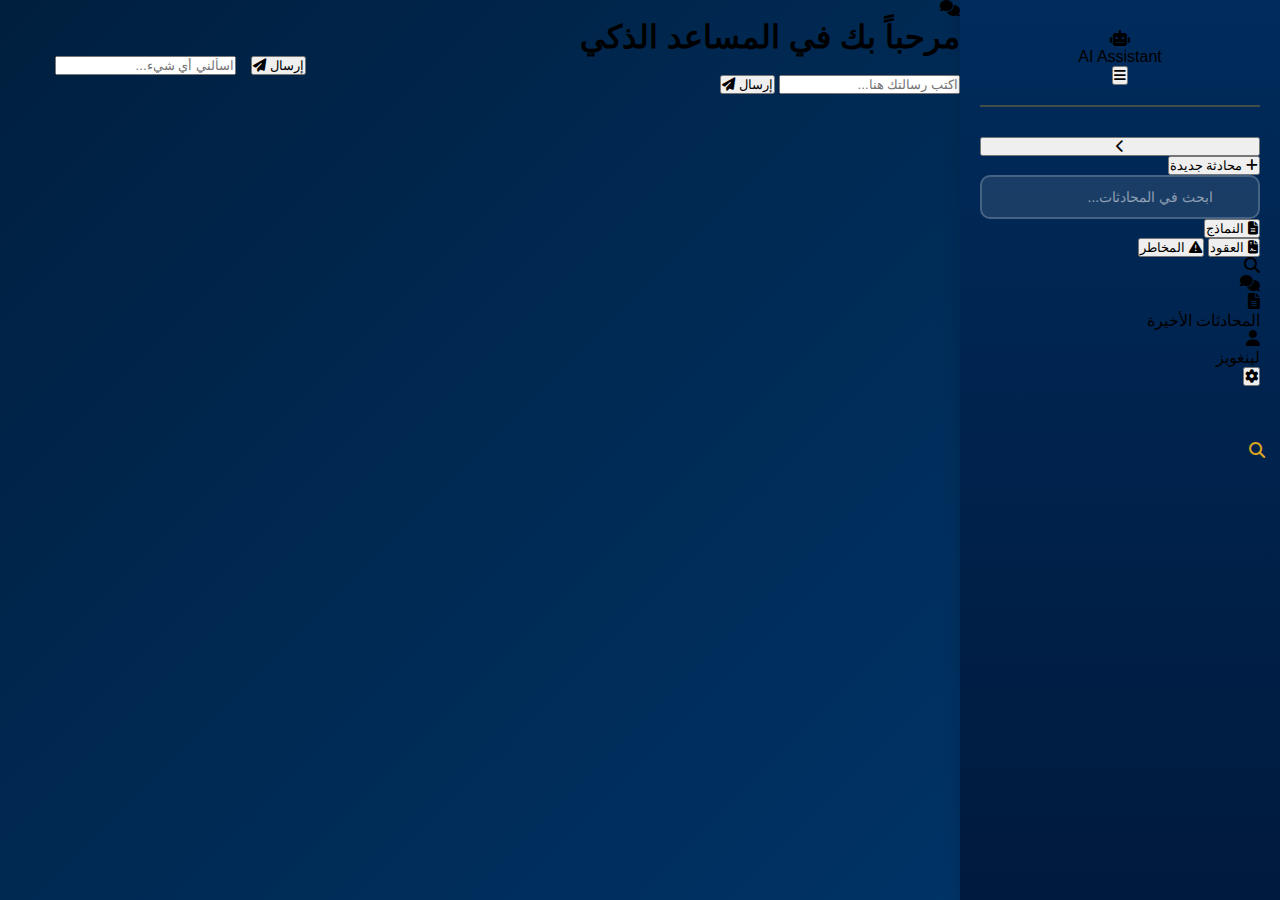
<file: index.html>
<!DOCTYPE html>
<html lang="ar" dir="rtl">

<head>
    <meta charset="UTF-8">
    <meta name="viewport" content="width=device-width, initial-scale=1.0">
    <title>AI Assistant - المساعد الذكي</title>
    <link rel="stylesheet" href="https://cdnjs.cloudflare.com/ajax/libs/font-awesome/6.4.0/css/all.min.css">
    <link rel="stylesheet" href="style.css">
</head>

<body>
    <div class="mobile-header">
        <div class="mobile-header-title">
            <i class="fas fa-robot"></i>
            المساعد الذكي
        </div>
        <button class="menu-toggle" id="menuToggle">
            <i class="fas fa-bars"></i>
        </button>
    </div>

    <div class="sidebar-overlay" id="sidebarOverlay"></div>

    <div class="container">
        <div class="main-content">
            <div class="welcome-screen" id="welcomeScreen">
                <div class="welcome-icon">
                    <i class="fas fa-comments"></i>
                </div>
                <h1 class="welcome-title" id="welcomeTitle">مرحباً بك في المساعد الذكي</h1>
                <div class="input-wrapper">
                    <input type="text" class="message-input" id="welcomeInput" placeholder="اسألني أي شيء...">
                    <button class="send-btn" id="welcomeSendBtn">
                        <span>إرسال</span>
                        <i class="fas fa-paper-plane"></i>
                    </button>
                </div>
            </div>

            <div class="chat-screen" id="chatScreen">
                <div class="chat-wrapper">
                    <div class="chat-messages" id="chatMessages"></div>
                    <div class="chat-input-area">
                        <input type="text" class="chat-input" id="chatInput" placeholder="اكتب رسالتك هنا...">
                        <button class="chat-send-btn" id="chatSendBtn">
                            <span>إرسال</span>
                            <i class="fas fa-paper-plane"></i>
                        </button>
                    </div>
                </div>
            </div>
        </div>

        <div class="sidebar" id="sidebar">
            <div class="sidebar-header">
                <div class="sidebar-logo" id="sidebarLogo">
                    <div class="logo-icon">
                        <i class="fas fa-robot"></i>
                    </div>
                    <span class="logo-text">AI Assistant</span>
                </div>
                <button class="collapse-btn" id="collapseBtn">
                    <i class="fa-solid fa-bars" id="collapseIcon"></i>
                </button>
            </div>
            <button class="expand-btn" id="expandBtn">
                <i class="fas fa-chevron-left"></i>
            </button>

            <div class="sidebar-content">
                <button class="new-chat-btn" id="newChatBtn">
                    <i class="fas fa-plus"></i>
                    <span>محادثة جديدة</span>
                </button>

                <div class="search-box">
                    <i class="fas fa-search search-icon"></i>
                    <input type="text" class="search-input" id="searchInput" placeholder="ابحث في المحادثات...">
                </div>

                <button class="forms-btn" id="formsBtn">
                    <i class="fas fa-file-alt"></i>
                    <span>النماذج</span>
                </button>

                <div class="forms-submenu" id="formsSubmenu">
                    <button class="submenu-item" id="contractsBtn">
                        <i class="fas fa-file-contract"></i>
                        <span>العقود</span>
                    </button>
                    <button class="submenu-item" id="risksBtn">
                        <i class="fas fa-exclamation-triangle"></i>
                        <span>المخاطر</span>
                    </button>
                </div>

                <div class="collapsed-icons">
                    <div class="collapsed-icon-btn" id="collapsedSearch" title="البحث">
                        <i class="fas fa-search"></i>
                    </div>
                    <div class="collapsed-icon-btn" id="collapsedChats" title="المحادثات">
                        <i class="fas fa-comments"></i>
                    </div>
                    <div class="collapsed-icon-btn" id="collapsedForms" title="النماذج">
                        <i class="fas fa-file-alt"></i>
                    </div>
                </div>

                <div class="recent-chats">
                    <div class="recent-title">المحادثات الأخيرة</div>
                    <div id="recentChatsList"></div>
                </div>
            </div>

            <div class="sidebar-footer">
                <div class="user-profile">
                    <div class="user-avatar">
                        <i class="fas fa-user"></i>
                    </div>
                    <div class="user-info">
                        <div class="user-name">لينغويز</div>
                    </div>
                    <button class="settings-btn">
                        <i class="fas fa-cog"></i>
                    </button>
                </div>
            </div>
        </div>
    </div>
    <script src="style.js"></script>
</body>

</html>
</file>
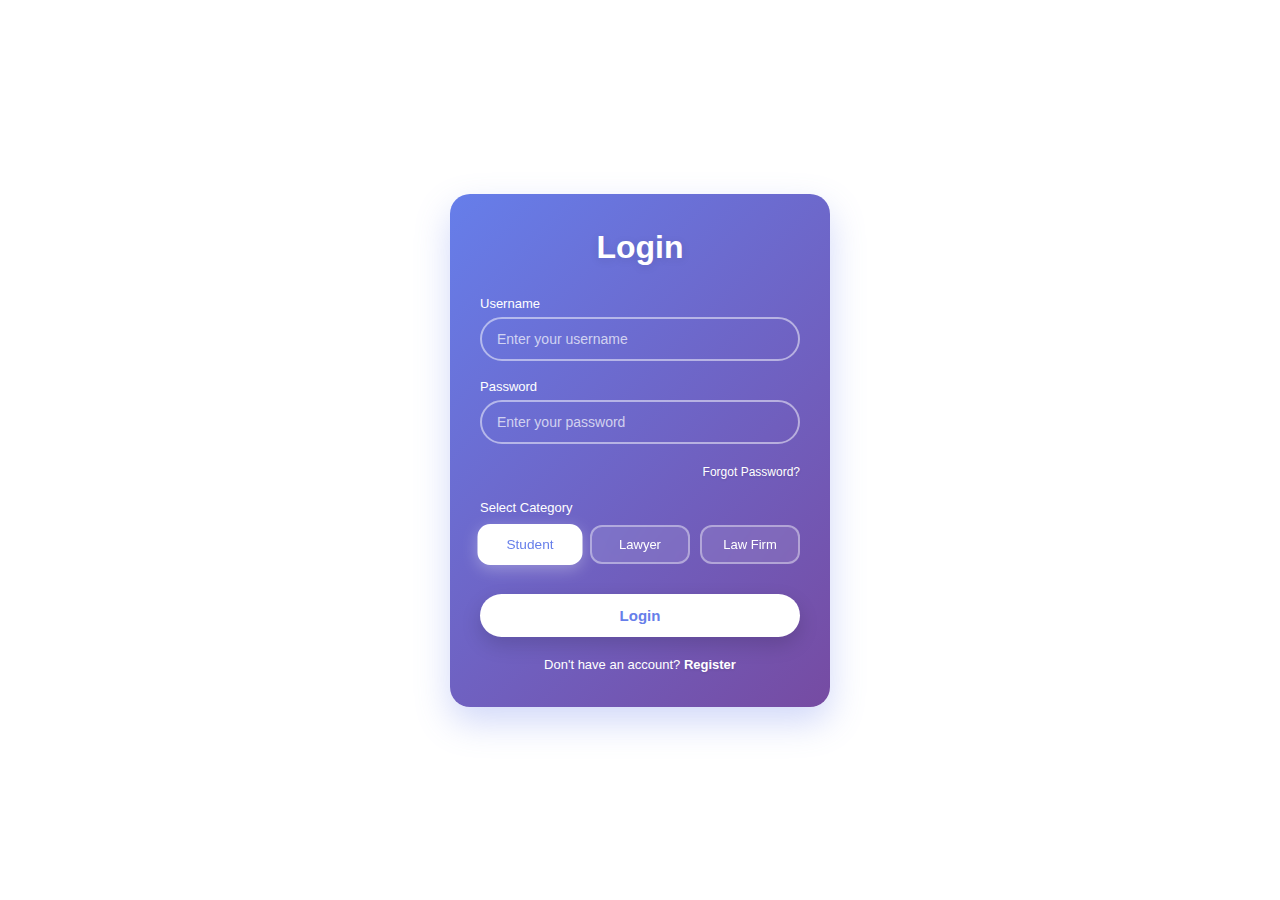
<file: login.html>
<!DOCTYPE html>
<html lang="en">

<head>
    <meta charset="UTF-8">
    <meta name="viewport" content="width=device-width, initial-scale=1.0">
    <title>Login</title>
    <link rel="stylesheet" href="https://cdnjs.cloudflare.com/ajax/libs/font-awesome/6.4.0/css/all.min.css">
    <style>
        * {
            margin: 0;
            padding: 0;
            box-sizing: border-box;
        }

        body {
            font-family: -apple-system, BlinkMacSystemFont, 'Segoe UI', Roboto, Oxygen, Ubuntu, Cantarell, sans-serif;
            background: #ffffff;
            min-height: 100vh;
            display: flex;
            justify-content: center;
            align-items: center;
            padding: 20px;
        }

        .login-container {
            width: 100%;
            max-width: 380px;
            background: linear-gradient(135deg, #667eea 0%, #764ba2 100%);
            border-radius: 20px;
            padding: 35px 30px;
            box-shadow: 0 15px 35px rgba(102, 126, 234, 0.3);
            animation: slideUp 0.5s ease-out;
        }

        @keyframes slideUp {
            from {
                opacity: 0;
                transform: translateY(30px);
            }
            to {
                opacity: 1;
                transform: translateY(0);
            }
        }

        h1 {
            font-size: 32px;
            font-weight: 700;
            text-align: center;
            margin-bottom: 30px;
            color: #ffffff;
            text-shadow: 0 2px 10px rgba(0, 0, 0, 0.1);
        }

        .input-group {
            margin-bottom: 18px;
        }

        label {
            display: block;
            font-size: 13px;
            color: #ffffff;
            margin-bottom: 6px;
            font-weight: 500;
        }

        .input-wrapper {
            position: relative;
        }

        input {
            width: 100%;
            padding: 12px 15px;
            border: 2px solid rgba(255, 255, 255, 0.5);
            border-radius: 50px;
            font-size: 14px;
            outline: none;
            transition: all 0.3s ease;
            background: transparent;
            color: #ffffff;
        }

        input:focus {
            border-color: #ffffff;
            background: rgba(255, 255, 255, 0.1);
            box-shadow: 0 0 0 3px rgba(255, 255, 255, 0.2);
        }

        input::placeholder {
            color: rgba(255, 255, 255, 0.7);
        }

        .forgot-password {
            text-align: right;
            margin-bottom: 20px;
        }

        .forgot-password a {
            color: #ffffff;
            font-size: 12px;
            text-decoration: none;
            font-weight: 500;
            transition: all 0.3s ease;
            text-shadow: 0 1px 3px rgba(0, 0, 0, 0.1);
        }

        .forgot-password a:hover {
            text-decoration: underline;
            opacity: 0.9;
        }

        .category-section {
            margin-bottom: 20px;
        }

        .category-section label {
            display: block;
            margin-bottom: 10px;
            font-size: 13px;
            color: #ffffff;
            font-weight: 500;
        }

        .category-options {
            display: flex;
            gap: 10px;
            justify-content: space-between;
        }

        .category-option {
            flex: 1;
            position: relative;
        }

        .category-option input[type="radio"] {
            position: absolute;
            opacity: 0;
            width: 0;
            height: 0;
        }

        .category-label {
            display: block;
            padding: 10px 8px;
            text-align: center;
            border: 2px solid rgba(255, 255, 255, 0.4);
            border-radius: 12px;
            font-size: 12px;
            font-weight: 600;
            cursor: pointer;
            transition: all 0.3s ease;
            color: #ffffff;
            background: rgba(255, 255, 255, 0.1);
            backdrop-filter: blur(10px);
        }

        .category-option input[type="radio"]:checked + .category-label {
            background: #ffffff;
            color: #667eea;
            border-color: #ffffff;
            transform: scale(1.05);
            box-shadow: 0 4px 15px rgba(255, 255, 255, 0.3);
        }

        .category-label:hover {
            background: rgba(255, 255, 255, 0.2);
            border-color: rgba(255, 255, 255, 0.6);
        }

        .btn {
            width: 100%;
            padding: 13px;
            border: none;
            border-radius: 50px;
            font-size: 15px;
            font-weight: 600;
            cursor: pointer;
            transition: all 0.3s ease;
            background: #ffffff;
            color: #667eea;
            box-shadow: 0 8px 20px rgba(0, 0, 0, 0.15);
        }

        .btn:hover {
            transform: translateY(-2px);
            box-shadow: 0 12px 28px rgba(0, 0, 0, 0.2);
        }

        .btn:active {
            transform: translateY(0);
        }

        .footer-text {
            text-align: center;
            margin-top: 20px;
            font-size: 13px;
            color: #ffffff;
        }

        .footer-text a {
            color: #ffffff;
            text-decoration: none;
            font-weight: 600;
            text-shadow: 0 1px 3px rgba(0, 0, 0, 0.1);
        }

        .footer-text a:hover {
            text-decoration: underline;
        }

        @media (max-width: 480px) {
            .login-container {
                padding: 30px 25px;
            }

            h1 {
                font-size: 28px;
            }

            .category-label {
                font-size: 11px;
                padding: 8px 6px;
            }
        }
    </style>
</head>

<body>
    <div class="login-container">
        <h1>Login</h1>

        <form id="loginForm">
            <div class="input-group">
                <label for="username">Username</label>
                <div class="input-wrapper">
                    <input type="text" id="username" placeholder="Enter your username" required>
                </div>
            </div>

            <div class="input-group">
                <label for="password">Password</label>
                <div class="input-wrapper">
                    <input type="password" id="password" placeholder="Enter your password" required>
                </div>
            </div>

            <div class="forgot-password">
                <a href="#forgot">Forgot Password?</a>
            </div>

            <div class="category-section">
                <label>Select Category</label>
                <div class="category-options">
                    <div class="category-option">
                        <input type="radio" id="student" name="category" value="student" checked>
                        <label for="student" class="category-label">Student</label>
                    </div>
                    <div class="category-option">
                        <input type="radio" id="lawyer" name="category" value="lawyer">
                        <label for="lawyer" class="category-label">Lawyer</label>
                    </div>
                    <div class="category-option">
                        <input type="radio" id="lawfirm" name="category" value="lawfirm">
                        <label for="lawfirm" class="category-label">Law Firm</label>
                    </div>
                </div>
            </div>

            <button type="submit" class="btn">Login</button>
        </form>

        <div class="footer-text">
            Don't have an account? <a href="#register">Register</a>
        </div>
    </div>

    <script>
        document.getElementById('loginForm').addEventListener('submit', function (e) {
            e.preventDefault();
            const username = document.getElementById('username').value;
            const password = document.getElementById('password').value;
            const category = document.querySelector('input[name="category"]:checked').value;
            
            console.log('Login:', { username, password, category });
            alert(`Login successful as ${category}! (Demo)`);
        });
    </script>
</body>

</html>
</file>
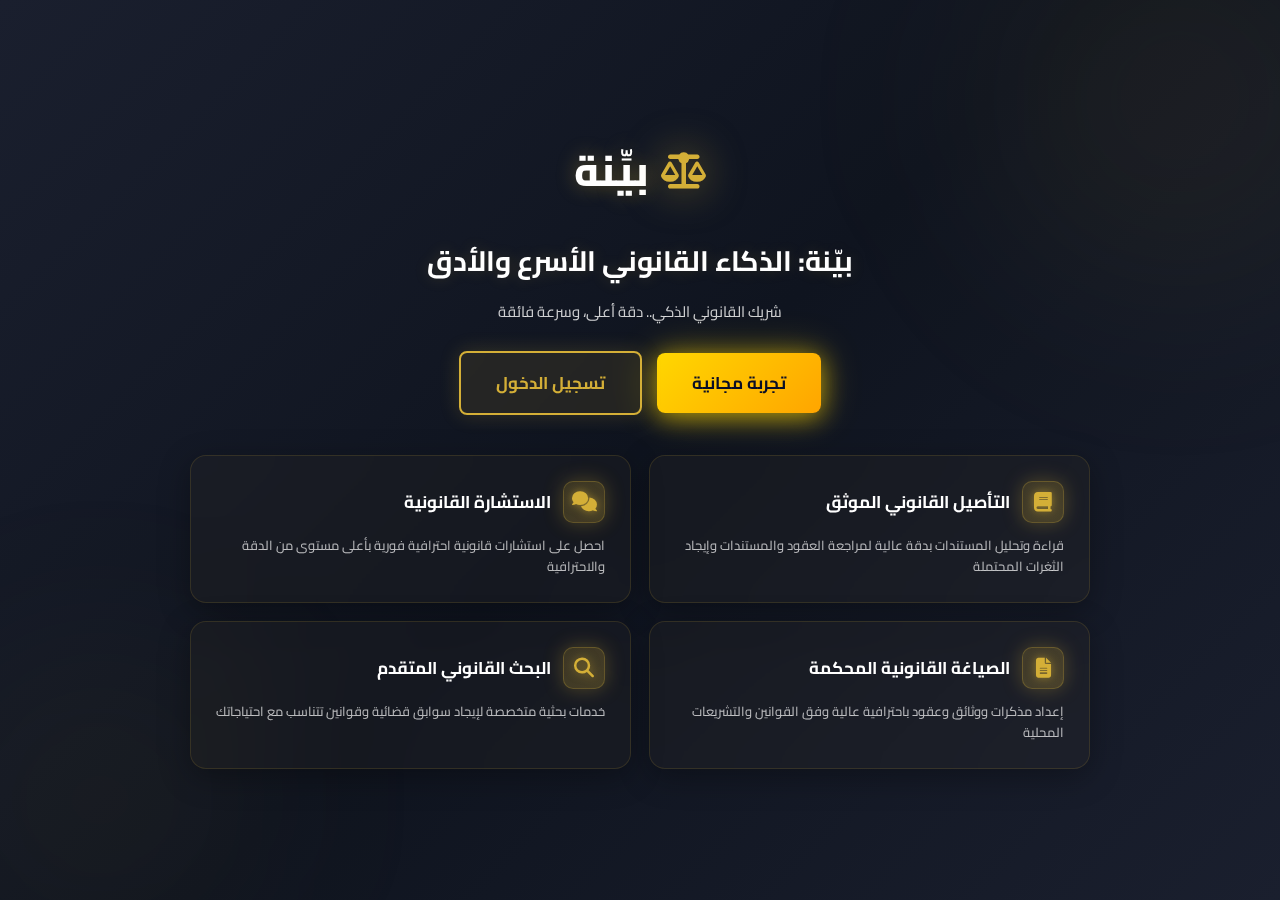
<file: welcome.html>
<!DOCTYPE html>
<html lang="ar" dir="rtl">

<head>
    <meta charset="UTF-8">
    <meta name="viewport" content="width=device-width, initial-scale=1.0">
    <title>بيّنة: الذكاء القانوني الأسرع والأدق</title>
    <link rel="stylesheet" href="https://cdnjs.cloudflare.com/ajax/libs/font-awesome/6.4.0/css/all.min.css">
    <style>
        @import url('https://fonts.googleapis.com/css2?family=Cairo:wght@300;400;600;700;800&display=swap');

        * {
            margin: 0;
            padding: 0;
            box-sizing: border-box;
            -webkit-tap-highlight-color: transparent;
        }

        html {
            overflow-x: hidden;
            width: 100%;
        }

        body {
            font-family: 'Cairo', sans-serif;
            background: linear-gradient(135deg, #1a1f2e 0%, #0f141f 50%, #1a1f2e 100%);
            min-height: 100vh;
            display: flex;
            align-items: center;
            justify-content: center;
            padding: 20px;
            overflow-x: hidden;
            position: relative;
            width: 100%;
        }

        body::before {
            content: '';
            position: fixed;
            width: 600px;
            height: 600px;
            background: radial-gradient(circle, rgba(212, 175, 55, 0.08) 0%, transparent 70%);
            border-radius: 50%;
            top: -200px;
            right: -200px;
            animation: pulse 8s ease-in-out infinite;
            filter: blur(80px);
            pointer-events: none;
        }

        body::after {
            content: '';
            position: fixed;
            width: 500px;
            height: 500px;
            background: radial-gradient(circle, rgba(212, 175, 55, 0.06) 0%, transparent 70%);
            border-radius: 50%;
            bottom: -150px;
            left: -150px;
            animation: pulse 6s ease-in-out infinite reverse;
            filter: blur(80px);
            pointer-events: none;
        }

        @keyframes pulse {

            0%,
            100% {
                transform: scale(1);
                opacity: 0.6;
            }

            50% {
                transform: scale(1.2);
                opacity: 1;
            }
        }

        .container {
            max-width: 900px;
            width: 100%;
            display: flex;
            flex-direction: column;
            position: relative;
            z-index: 1;
            padding: 20px 0;
        }

        .header {
            text-align: center;
            margin-bottom: 40px;
        }

        .logo {
            display: flex;
            align-items: center;
            justify-content: center;
            gap: 12px;
            margin-bottom: 25px;
            animation: logoBounce 3s ease-in-out infinite;
        }

        .logo i {
            font-size: 36px;
            color: #d4af37;
            filter: drop-shadow(0 0 20px rgba(212, 175, 55, 0.6));
        }

        .logo h1 {
            font-size: 42px;
            color: white;
            font-weight: 800;
            text-shadow: 0 0 20px rgba(212, 175, 55, 0.4);
        }

        @keyframes logoBounce {

            0%,
            100% {
                transform: translateY(0);
            }

            50% {
                transform: translateY(-5px);
            }
        }

        .title {
            font-size: 28px;
            color: white;
            font-weight: 700;
            margin-bottom: 10px;
            text-shadow: 0 0 15px rgba(212, 175, 55, 0.2);
        }

        .subtitle {
            font-size: 15px;
            color: rgba(255, 255, 255, 0.8);
            font-weight: 400;
            margin-bottom: 25px;
        }

        .button-group {
            display: flex;
            gap: 15px;
            justify-content: center;
            align-items: center;
            flex-wrap: wrap;
        }

        .btn {
            padding: 14px 35px;
            border: none;
            border-radius: 8px;
            font-size: 17px;
            font-weight: 700;
            cursor: pointer;
            transition: all 0.3s ease;
            font-family: 'Cairo', sans-serif;
            touch-action: manipulation;
        }

        .btn-trial {
            background: linear-gradient(135deg, #ffd700 0%, #ffa500 100%);
            color: #0a0e27;
            box-shadow: 0 4px 25px rgba(255, 215, 0, 0.6), 0 0 40px rgba(255, 215, 0, 0.3);
        }

        .btn-trial:active {
            transform: translateY(0);
        }

        .btn-login {
            background: rgba(212, 175, 55, 0.1);
            color: #d4af37;
            border: 2px solid #d4af37;
            backdrop-filter: blur(10px);
            box-shadow: 0 0 20px rgba(212, 175, 55, 0.2);
        }

        .btn-login:active {
            transform: translateY(0);
        }

        .features {
            display: grid;
            grid-template-columns: repeat(2, 1fr);
            gap: 18px;
            max-width: 900px;
            margin: 0 auto;
            width: 100%;
        }

        .feature-card {
            background: rgba(212, 175, 55, 0.03);
            backdrop-filter: blur(20px);
            border: 1px solid rgba(212, 175, 55, 0.15);
            border-radius: 16px;
            padding: 25px;
            transition: all 0.3s ease;
            display: flex;
            flex-direction: column;
            align-items: flex-start;
            box-shadow: 0 8px 32px rgba(0, 0, 0, 0.3);
        }

        .feature-header {
            display: flex;
            align-items: center;
            gap: 12px;
            margin-bottom: 12px;
            width: 100%;
        }

        .feature-icon {
            width: 42px;
            height: 42px;
            background: linear-gradient(135deg, rgba(212, 175, 55, 0.2) 0%, rgba(212, 175, 55, 0.25) 100%);
            border-radius: 10px;
            display: flex;
            align-items: center;
            justify-content: center;
            flex-shrink: 0;
            box-shadow: 0 0 20px rgba(212, 175, 55, 0.3);
            border: 1px solid rgba(212, 175, 55, 0.25);
        }

        .feature-icon i {
            font-size: 20px;
            color: #d4af37;
            filter: drop-shadow(0 0 5px rgba(212, 175, 55, 0.6));
        }

        .feature-title {
            font-size: 17px;
            color: white;
            font-weight: 700;
            text-align: right;
        }

        .feature-description {
            font-size: 13px;
            color: rgba(255, 255, 255, 0.7);
            line-height: 1.6;
            text-align: right;
        }

        .modal {
            display: none;
            position: fixed;
            top: 0;
            left: 0;
            width: 100%;
            height: 100%;
            background: rgba(0, 0, 0, 0.7);
            backdrop-filter: blur(5px);
            z-index: 1000;
            justify-content: center;
            align-items: center;
            padding: 20px;
            overflow-y: auto;
        }

        .modal.active {
            display: flex;
            animation: fadeIn 0.3s ease;
        }

        @keyframes fadeIn {
            from {
                opacity: 0;
            }

            to {
                opacity: 1;
            }
        }

        .modal-content {
            background: linear-gradient(135deg, rgba(26, 31, 46, 0.98) 0%, rgba(15, 20, 31, 0.95) 100%);
            backdrop-filter: blur(20px);
            border-radius: 20px;
            padding: 30px 20px;
            max-width: 500px;
            width: 100%;
            max-height: 90vh;
            overflow-y: auto;
            position: relative;
            box-shadow: 0 20px 60px rgba(0, 0, 0, 0.5), 0 0 40px rgba(212, 175, 55, 0.15);
            border: 1px solid rgba(212, 175, 55, 0.2);
            animation: slideUp 0.4s ease;
            margin: auto;
        }

        .modal-content::-webkit-scrollbar {
            width: 8px;
        }

        .modal-content::-webkit-scrollbar-track {
            background: rgba(212, 175, 55, 0.05);
            border-radius: 10px;
        }

        .modal-content::-webkit-scrollbar-thumb {
            background: linear-gradient(135deg, #d4af37 0%, #b8941f 100%);
            border-radius: 10px;
        }

        @keyframes slideUp {
            from {
                transform: translateY(50px);
                opacity: 0;
            }

            to {
                transform: translateY(0);
                opacity: 1;
            }
        }

        .modal-close {
            background: rgba(212, 175, 55, 0.1);
            border: 1px solid rgba(212, 175, 55, 0.25);
            font-size: 28px;
            color: #d4af37;
            cursor: pointer;
            width: 35px;
            height: 35px;
            display: flex;
            align-items: center;
            justify-content: center;
            border-radius: 50%;
            transition: all 0.3s ease;
            margin-bottom: 10px;
        }

        .modal-close:active {
            transform: scale(0.95);
        }

        .modal-title {
            font-size: 24px;
            font-weight: 700;
            color: #d4af37;
            margin-bottom: 20px;
            text-align: center;
            text-shadow: 0 0 20px rgba(212, 175, 55, 0.3);
        }

        .user-categories {
            display: grid;
            grid-template-columns: 1fr;
            gap: 15px;
            margin-bottom: 20px;
        }

        .category-btn {
            background: rgba(212, 175, 55, 0.03);
            border: 2px solid rgba(212, 175, 55, 0.15);
            border-radius: 12px;
            padding: 20px;
            cursor: pointer;
            transition: all 0.3s ease;
            text-align: right;
            display: flex;
            align-items: center;
            gap: 15px;
        }

        .category-icon {
            width: 50px;
            height: 50px;
            background: linear-gradient(135deg, #d4af37 0%, #b8941f 100%);
            border-radius: 12px;
            display: flex;
            align-items: center;
            justify-content: center;
            flex-shrink: 0;
            box-shadow: 0 0 20px rgba(212, 175, 55, 0.4);
        }

        .category-icon i {
            font-size: 24px;
            color: white;
            filter: drop-shadow(0 0 5px rgba(255, 255, 255, 0.5));
        }

        .category-text {
            flex: 1;
        }

        .category-title {
            font-size: 18px;
            font-weight: 700;
            color: #d4af37;
            margin-bottom: 5px;
            text-shadow: 0 0 10px rgba(212, 175, 55, 0.2);
        }

        .category-desc {
            font-size: 13px;
            color: rgba(255, 255, 255, 0.7);
        }

        .login-form {
            display: none;
        }

        .login-form.active {
            display: block;
            animation: fadeIn 0.3s ease;
        }

        .form-group {
            margin-bottom: 18px;
        }

        .form-label {
            display: block;
            font-size: 14px;
            font-weight: 600;
            color: #d4af37;
            margin-bottom: 8px;
            text-align: right;
        }

        .form-input {
            width: 100%;
            padding: 12px 15px;
            border: 2px solid rgba(212, 175, 55, 0.2);
            border-radius: 10px;
            font-size: 15px;
            font-family: 'Cairo', sans-serif;
            transition: all 0.3s ease;
            text-align: right;
            background: rgba(212, 175, 55, 0.03);
            color: white;
        }

        .form-input:focus {
            outline: none;
            border-color: #d4af37;
            box-shadow: 0 0 0 3px rgba(212, 175, 55, 0.15), 0 0 20px rgba(212, 175, 55, 0.2);
        }

        .form-input::placeholder {
            color: rgba(255, 255, 255, 0.4);
        }

        .payment-methods {
            display: grid;
            grid-template-columns: 1fr;
            gap: 10px;
            margin-top: 15px;
        }

        .payment-card {
            background: rgba(212, 175, 55, 0.03);
            border: 2px solid rgba(212, 175, 55, 0.15);
            border-radius: 12px;
            padding: 14px;
            cursor: pointer;
            transition: all 0.3s ease;
            display: flex;
            align-items: center;
            gap: 12px;
        }

        .payment-card.selected {
            background: rgba(212, 175, 55, 0.12);
            border-color: #ffd700;
            box-shadow: 0 0 25px rgba(255, 215, 0, 0.3);
        }

        .payment-icon {
            width: 40px;
            height: 40px;
            background: linear-gradient(135deg, #d4af37 0%, #b8941f 100%);
            border-radius: 10px;
            display: flex;
            align-items: center;
            justify-content: center;
            flex-shrink: 0;
            box-shadow: 0 0 15px rgba(212, 175, 55, 0.3);
        }

        .payment-icon i {
            font-size: 18px;
            color: white;
        }

        .payment-info {
            flex: 1;
            text-align: right;
        }

        .payment-name {
            font-size: 15px;
            font-weight: 700;
            color: #d4af37;
            margin-bottom: 2px;
        }

        .payment-desc {
            font-size: 11px;
            color: rgba(255, 255, 255, 0.6);
        }

        .form-actions {
            display: flex;
            gap: 10px;
            margin-top: 20px;
        }

        .form-btn {
            flex: 1;
            padding: 12px;
            border: none;
            border-radius: 10px;
            font-size: 16px;
            font-weight: 700;
            cursor: pointer;
            transition: all 0.3s ease;
            font-family: 'Cairo', sans-serif;
        }

        .form-btn-primary {
            background: linear-gradient(135deg, #ffd700 0%, #ffa500 100%);
            color: #0a0e27;
            box-shadow: 0 4px 20px rgba(255, 215, 0, 0.4), 0 0 30px rgba(255, 215, 0, 0.2);
        }

        .form-btn-primary:active {
            transform: translateY(0);
        }

        .form-btn-primary:disabled {
            opacity: 0.5;
            cursor: not-allowed;
        }

        .back-btn {
            display: inline-flex;
            align-items: center;
            gap: 8px;
            background: rgba(212, 175, 55, 0.08);
            border: 1px solid rgba(212, 175, 55, 0.2);
            color: #d4af37;
            cursor: pointer;
            font-size: 13px;
            font-family: 'Cairo', sans-serif;
            margin-bottom: 15px;
            padding: 8px 15px;
            border-radius: 8px;
            transition: all 0.3s ease;
        }

        .back-btn:active {
            transform: scale(0.98);
        }

        /* Mobile Responsive */
        @media (max-width: 768px) {
            body {
                padding: 15px;
            }

            .container {
                padding: 15px 0;
            }

            .header {
                margin-bottom: 30px;
            }

            .logo {
                gap: 10px;
                margin-bottom: 20px;
            }

            .logo i {
                font-size: 28px;
            }

            .logo h1 {
                font-size: 32px;
            }

            .title {
                font-size: 22px;
            }

            .subtitle {
                font-size: 14px;
            }

            .button-group {
                flex-direction: column;
                gap: 12px;
                width: 100%;
            }

            .btn {
                width: 100%;
                padding: 12px 25px;
                font-size: 16px;
            }

            .features {
                grid-template-columns: 1fr;
                gap: 15px;
            }

            .feature-card {
                padding: 20px;
            }

            .modal {
                padding: 15px;
            }

            .modal-content {
                padding: 25px 15px;
                max-width: 100%;
            }

            .category-btn {
                padding: 16px;
            }
        }

        @media (max-width: 480px) {
            body {
                padding: 10px;
            }

            .logo h1 {
                font-size: 28px;
            }

            .logo i {
                font-size: 24px;
            }

            .title {
                font-size: 20px;
            }

            .subtitle {
                font-size: 13px;
            }
        }
    </style>
</head>

<body>
    <div class="container">
        <div class="header">
            <div class="logo">
                <i class="fas fa-balance-scale"></i>
                <h1>بيِّنة</h1>
            </div>
            <div class="title">بيّنة: الذكاء القانوني الأسرع والأدق</div>
            <div class="subtitle">شريك القانوني الذكي.. دقة أعلى، وسرعة فائقة</div>
            <div class="button-group">
                <button class="btn btn-trial" onclick="startTrial()">تجربة مجانية</button>
                <button class="btn btn-login" onclick="login()">تسجيل الدخول</button>
            </div>
        </div>

        <div class="features">
            <div class="feature-card">
                <div class="feature-header">
                    <div class="feature-icon">
                        <i class="fas fa-book"></i>
                    </div>
                    <div class="feature-title">التأصيل القانوني الموثق</div>
                </div>
                <div class="feature-description">قراءة وتحليل المستندات بدقة عالية لمراجعة العقود والمستندات وإيجاد
                    الثغرات المحتملة</div>
            </div>

            <div class="feature-card">
                <div class="feature-header">
                    <div class="feature-icon">
                        <i class="fas fa-comments"></i>
                    </div>
                    <div class="feature-title">الاستشارة القانونية</div>
                </div>
                <div class="feature-description">احصل على استشارات قانونية احترافية فورية بأعلى مستوى من الدقة
                    والاحترافية</div>
            </div>

            <div class="feature-card">
                <div class="feature-header">
                    <div class="feature-icon">
                        <i class="fas fa-file-alt"></i>
                    </div>
                    <div class="feature-title">الصياغة القانونية المحكمة</div>
                </div>
                <div class="feature-description">إعداد مذكرات ووثائق وعقود باحترافية عالية وفق القوانين والتشريعات
                    المحلية</div>
            </div>

            <div class="feature-card">
                <div class="feature-header">
                    <div class="feature-icon">
                        <i class="fas fa-search"></i>
                    </div>
                    <div class="feature-title">البحث القانوني المتقدم</div>
                </div>
                <div class="feature-description">خدمات بحثية متخصصة لإيجاد سوابق قضائية وقوانين تتناسب مع احتياجاتك
                </div>
            </div>
        </div>

        <!-- <div class="footer">
            <p>منصة بيّنة للذكاء القانوني | جميع الحقوق محفوظة © 2025</p>
        </div> -->
    </div>

    <div class="modal" id="categoryModal">
        <div class="modal-content">
            <button class="modal-close" onclick="closeModal()">&times;</button>
            <h2 class="modal-title">اختر فئة المستخدم</h2>
            <div class="user-categories">
                <div class="category-btn" onclick="selectCategory('طالب')">
                    <div class="category-icon">
                        <i class="fas fa-graduation-cap"></i>
                    </div>
                    <div class="category-text">
                        <div class="category-title">طالب</div>
                        <div class="category-desc">للطلاب والباحثين في المجال القانوني</div>
                    </div>
                </div>

                <div class="category-btn" onclick="selectCategory('محامي')">
                    <div class="category-icon">
                        <i class="fas fa-gavel"></i>
                    </div>
                    <div class="category-text">
                        <div class="category-title">محامي</div>
                        <div class="category-desc">للمحامين والمستشارين القانونيين</div>
                    </div>
                </div>

                <div class="category-btn" onclick="selectCategory('مكتب محاماة')">
                    <div class="category-icon">
                        <i class="fas fa-building"></i>
                    </div>
                    <div class="category-text">
                        <div class="category-title">مكتب محاماة</div>
                        <div class="category-desc">لمكاتب المحاماة والشركات القانونية</div>
                    </div>
                </div>
            </div>
        </div>
    </div>

    <div class="modal" id="loginModal">
        <div class="modal-content">
            <button class="modal-close" onclick="closeModal()">&times;</button>
            <button class="back-btn" onclick="backToCategory()">
                <i class="fas fa-arrow-right"></i>
                رجوع
            </button>
            <h2 class="modal-title" id="loginTitle">تسجيل الدخول</h2>

            <form class="login-form active" onsubmit="handleLogin(event)">
                <div class="form-group">
                    <label class="form-label">الاسم المستعار</label>
                    <input type="text" class="form-input" id="username" placeholder="أدخل اسمك المستعار" required>
                </div>

                <div class="form-group">
                    <label class="form-label">البريد الإلكتروني</label>
                    <input type="email" class="form-input" id="email" placeholder="example@email.com" required>
                </div>

                <div class="form-group">
                    <label class="form-label">كلمة المرور</label>
                    <input type="password" class="form-input" id="password" placeholder="••••••••" required>
                </div>

                <div class="form-group" id="socialLoginSection">
                    <label class="form-label">أو سجل الدخول باستخدام</label>
                    <div class="payment-methods">
                        <div class="payment-card" onclick="socialLogin('google')">
                            <div class="payment-icon">
                                <i class="fab fa-google"></i>
                            </div>
                            <div class="payment-info">
                                <div class="payment-name">تسجيل الدخول بحساب Google</div>
                                <div class="payment-desc">استخدم حساب Google الخاص بك</div>
                            </div>
                        </div>

                        <div class="payment-card" onclick="socialLogin('apple')">
                            <div class="payment-icon">
                                <i class="fab fa-apple"></i>
                            </div>
                            <div class="payment-info">
                                <div class="payment-name">تسجيل الدخول بحساب Apple</div>
                                <div class="payment-desc">استخدم Apple ID الخاص بك</div>
                            </div>
                        </div>
                    </div>
                </div>

                <div class="form-group" id="paymentSection" style="display: none;">
                    <label class="form-label">اختر طريقة الدفع</label>
                    <div class="payment-methods">
                        <div class="payment-card" onclick="selectPayment(this, 'credit-card')">
                            <div class="payment-icon">
                                <i class="fas fa-credit-card"></i>
                            </div>
                            <div class="payment-info">
                                <div class="payment-name">بطاقة ائتمانية</div>
                                <div class="payment-desc">فيزا، ماستركارد، أمريكان إكسبريس</div>
                            </div>
                        </div>

                        <div class="payment-card" onclick="selectPayment(this, 'apple-pay')">
                            <div class="payment-icon">
                                <i class="fab fa-apple-pay"></i>
                            </div>
                            <div class="payment-info">
                                <div class="payment-name">Apple Pay</div>
                                <div class="payment-desc">الدفع عبر Apple Pay</div>
                            </div>
                        </div>
                    </div>

                    <div class="form-actions">
                        <button type="submit" class="form-btn form-btn-primary" id="submitBtn" disabled>متابعة</button>
                    </div>
                </div>
            </form>
        </div>
    </div>

    <script>
        let selectedCategory = '';
        let selectedPaymentMethod = '';
        let isTrialMode = false;

        function startTrial() {
            isTrialMode = true;
            document.getElementById('categoryModal').classList.add('active');
        }

        function login() {
            isTrialMode = false;
            document.getElementById('categoryModal').classList.add('active');
        }

        function closeModal() {
            document.getElementById('categoryModal').classList.remove('active');
            document.getElementById('loginModal').classList.remove('active');
            selectedPaymentMethod = '';
            document.querySelectorAll('.payment-card').forEach(card => {
                card.classList.remove('selected');
            });
            document.getElementById('submitBtn').disabled = true;
        }

        function selectCategory(category) {
            selectedCategory = category;
            document.getElementById('categoryModal').classList.remove('active');

            setTimeout(() => {
                const loginTitle = document.getElementById('loginTitle');
                const paymentSection = document.getElementById('paymentSection');

                if (isTrialMode) {
                    loginTitle.textContent = `تجربة مجانية - ${category}`;
                    paymentSection.style.display = 'none';
                    document.getElementById('submitBtn').disabled = false;
                } else {
                    loginTitle.textContent = `تسجيل الدخول - ${category}`;
                    paymentSection.style.display = 'block';
                    document.getElementById('submitBtn').disabled = true;
                }

                document.getElementById('loginModal').classList.add('active');
            }, 300);
        }

        function backToCategory() {
            document.getElementById('loginModal').classList.remove('active');
            selectedPaymentMethod = '';
            document.querySelectorAll('.payment-card').forEach(card => {
                card.classList.remove('selected');
            });
            document.getElementById('submitBtn').disabled = true;

            setTimeout(() => {
                document.getElementById('categoryModal').classList.add('active');
            }, 300);
        }

        function selectPayment(element, method) {
            document.querySelectorAll('.payment-card').forEach(card => {
                card.classList.remove('selected');
            });

            element.classList.add('selected');
            selectedPaymentMethod = method;

            document.getElementById('submitBtn').disabled = false;
        }

        function handleLogin(event) {
            event.preventDefault();

            // Only check for payment method if NOT in trial mode
            if (!isTrialMode && !selectedPaymentMethod) {
                alert('الرجاء اختيار طريقة الدفع');
                return;
            }

            const mode = isTrialMode ? 'التجربة المجانية' : 'تسجيل الدخول';
            const paymentNames = {
                'credit-card': 'بطاقة ائتمانية',
                'paypal': 'PayPal',
                'bank-transfer': 'تحويل بنكي',
                'apple-pay': 'Apple Pay',
                'google-pay': 'Google Pay'
            };

            let message = `مرحباً بك! جاري ${mode} كـ ${selectedCategory}`;
            if (!isTrialMode) {
                message += `\nطريقة الدفع: ${paymentNames[selectedPaymentMethod]}`;
            }

            alert(message);

            sessionStorage.setItem('userCategory', selectedCategory);
            sessionStorage.setItem('paymentMethod', selectedPaymentMethod || 'none');
            sessionStorage.setItem('isTrialMode', isTrialMode);

            window.location.href = 'index.html';
        }

        window.onclick = function (event) {
            const categoryModal = document.getElementById('categoryModal');
            const loginModal = document.getElementById('loginModal');
            if (event.target === categoryModal) {
                closeModal();
            }
            if (event.target === loginModal) {
                closeModal();
            }
        }
    </script>
</body>

</html>
</file>
<file: style.css>
* {
    margin: 0;
    padding: 0;
    box-sizing: border-box;
}

body {
    font-family: 'Arial', 'Tahoma', sans-serif;
    height: 100vh;
    overflow: hidden;
    background: linear-gradient(135deg, #001f3f 0%, #003366 100%);
    direction: rtl;
}

.container {
    display: flex;
    height: 100vh;
    position: relative;
    flex-direction: row-reverse;
}

.mobile-header {
    display: none;
    background: linear-gradient(135deg, #001f3f 0%, #003366 100%);
    padding: 15px 20px;
    align-items: center;
    justify-content: space-between;
    box-shadow: 0 2px 10px rgba(0, 0, 0, 0.2);
    position: fixed;
    top: 0;
    left: 0;
    right: 0;
    z-index: 100;
}

.mobile-header-title {
    color: #DAA520;
    font-size: 20px;
    font-weight: 700;
    display: flex;
    align-items: center;
    gap: 10px;
}

.menu-toggle {
    background: #DAA520;
    border: none;
    color: white;
    width: 40px;
    height: 40px;
    border-radius: 8px;
    cursor: pointer;
    font-size: 18px;
    transition: all 0.3s ease;
    box-shadow: 0 2px 8px rgba(218, 165, 32, 0.3);
}

.menu-toggle:hover {
    background: #FFD700;
    transform: scale(1.05);
}

.main-content {
    flex: 1;
    display: flex;
    flex-direction: column;
    background: linear-gradient(135deg, #001f3f 0%, #003366 100%);
    position: relative;
}

.welcome-container {
    display: flex;
    flex-direction: column;
    align-items: center;
    justify-content: center;
    height: 100vh;
    padding: 20px;
}

.welcome-container.hidden {
    display: none;
}

.welcome-content {
    text-align: center;
    margin-bottom: 50px;
}

.welcome-content i {
    font-size: 80px;
    color: #DAA520;
    margin-bottom: 20px;
    opacity: 0.9;
}

.welcome-content h1 {
    font-size: 48px;
    color: white;
    margin-bottom: 15px;
    font-weight: 700;
}

.welcome-content p {
    font-size: 18px;
    color: rgba(255, 255, 255, 0.7);
    line-height: 1.6;
}

.centered-input-wrapper {
    width: 100%;
    max-width: 750px;
    display: flex;
    gap: 15px;
    align-items: center;
    flex-direction: row-reverse;
}

.centered-input-container {
    flex: 1;
    background: white;
    padding: 8px 20px;
    border-radius: 30px;
    box-shadow: 0 8px 32px rgba(0, 0, 0, 0.2);
}

.chat-container {
    display: none;
    flex-direction: column;
    height: 100vh;
    padding: 20px;
}

.chat-container.active {
    display: flex;
}

.chat-area {
    flex: 1;
    overflow-y: auto;
    padding: 30px;
    background: white;
    margin: 0 auto 20px;
    max-width: 900px;
    width: 100%;
    border-radius: 20px;
    box-shadow: 0 8px 32px rgba(0, 0, 0, 0.15);
}

.message {
    margin-bottom: 24px;
    display: flex;
    gap: 15px;
    animation: fadeIn 0.4s ease;
    flex-direction: row-reverse;
}

@keyframes fadeIn {
    from {
        opacity: 0;
        transform: translateY(10px);
    }

    to {
        opacity: 1;
        transform: translateY(0);
    }
}

.message.user {
    flex-direction: row;
}

.message-avatar {
    width: 42px;
    height: 42px;
    border-radius: 50%;
    display: flex;
    align-items: center;
    justify-content: center;
    color: white;
    flex-shrink: 0;
    font-size: 18px;
    box-shadow: 0 4px 12px rgba(0, 0, 0, 0.15);
}

.message.user .message-avatar {
    background: linear-gradient(135deg, #001f3f 0%, #003d7a 100%);
}

.message.ai .message-avatar {
    background: linear-gradient(135deg, #DAA520 0%, #FFD700 100%);
}

.message-content {
    max-width: 70%;
    padding: 16px 20px;
    border-radius: 16px;
    line-height: 1.6;
    font-size: 15px;
    box-shadow: 0 2px 8px rgba(0, 0, 0, 0.08);
}

.message.user .message-content {
    background: linear-gradient(135deg, #f5f5f5 0%, #e8e8e8 100%);
    color: #000;
    border-bottom-left-radius: 4px;
}

.message.ai .message-content {
    background: linear-gradient(135deg, #fafafa 0%, #f0f0f0 100%);
    color: #000;
    border-bottom-right-radius: 4px;
}

.input-area {
    padding: 0 20px 20px;
    background: transparent;
}

.input-wrapper {
    display: flex;
    gap: 15px;
    max-width: 850px;
    margin: 0 auto;
    align-items: center;
    flex-direction: row-reverse;
}

.input-container {
    flex: 1;
    background: white;
    padding: 8px 20px;
    border-radius: 30px;
    box-shadow: 0 8px 24px rgba(0, 0, 0, 0.15);
}

#messageInput,
#centeredMessageInput {
    width: 100%;
    padding: 14px 0;
    border: none;
    font-size: 15px;
    outline: none;
    background: transparent;
    color: #000;
    text-align: right;
}

#messageInput::placeholder,
#centeredMessageInput::placeholder {
    color: #999;
}

.send-button {
    padding: 14px 28px;
    background: linear-gradient(135deg, #DAA520 0%, #FFD700 100%);
    color: white;
    border: none;
    border-radius: 24px;
    font-size: 15px;
    font-weight: 600;
    cursor: pointer;
    transition: all 0.3s ease;
    box-shadow: 0 4px 12px rgba(218, 165, 32, 0.4);
    display: flex;
    align-items: center;
    gap: 8px;
}

.send-button:hover {
    transform: translateY(-2px);
    box-shadow: 0 6px 20px rgba(218, 165, 32, 0.6);
}

.send-button:active {
    transform: translateY(0);
}

.send-button-outside {
    width: 56px;
    height: 56px;
    padding: 0;
    background: linear-gradient(135deg, #DAA520 0%, #FFD700 100%);
    color: white;
    border: none;
    border-radius: 50%;
    font-size: 20px;
    cursor: pointer;
    transition: all 0.3s ease;
    box-shadow: 0 4px 12px rgba(218, 165, 32, 0.4);
    display: flex;
    align-items: center;
    justify-content: center;
    flex-shrink: 0;
}

.send-button-outside:hover {
    transform: translateY(-2px) scale(1.05);
    box-shadow: 0 6px 20px rgba(218, 165, 32, 0.6);
}

.send-button-outside:active {
    transform: translateY(0) scale(0.98);
}

.sidebar {
    width: 320px;
    background: linear-gradient(180deg, #002b5c 0%, #001a3d 100%);
    padding: 30px 20px;
    display: flex;
    flex-direction: column;
    box-shadow: 4px 0 20px rgba(0, 0, 0, 0.2);
    position: relative;
    overflow: hidden;
}

.sidebar-header {
    margin-bottom: 30px;
    text-align: center;
    padding-bottom: 20px;
    border-bottom: 2px solid rgba(218, 165, 32, 0.3);
}

.sidebar-title {
    color: #DAA520;
    font-size: 26px;
    font-weight: 700;
    margin-bottom: 8px;
    display: flex;
    align-items: center;
    justify-content: center;
    gap: 12px;
}

.sidebar-title i {
    color: #DAA520;
}

.sidebar-subtitle {
    color: rgba(255, 255, 255, 0.6);
    font-size: 13px;
    letter-spacing: 1px;
}

.new-chat-button {
    width: 100%;
    padding: 14px;
    background: linear-gradient(135deg, #DAA520 0%, #FFD700 100%);
    color: white;
    border: none;
    border-radius: 12px;
    font-size: 15px;
    font-weight: 600;
    cursor: pointer;
    margin-bottom: 25px;
    transition: all 0.3s ease;
    box-shadow: 0 4px 12px rgba(218, 165, 32, 0.4);
    display: flex;
    align-items: center;
    justify-content: center;
    gap: 10px;
    white-space: nowrap;
}

.new-chat-button:hover {
    transform: translateY(-3px);
    box-shadow: 0 6px 20px rgba(218, 165, 32, 0.6);
}

.search-container {
    margin-bottom: 25px;
    position: relative;
}

.search-input {
    width: 100%;
    padding: 12px 45px 12px 16px;
    background: rgba(255, 255, 255, 0.1);
    border: 2px solid rgba(255, 255, 255, 0.2);
    border-radius: 10px;
    color: white;
    font-size: 14px;
    outline: none;
    transition: all 0.3s ease;
    text-align: right;
}

.search-input::placeholder {
    color: rgba(255, 255, 255, 0.5);
}

.search-input:focus {
    background: rgba(255, 255, 255, 0.15);
    border-color: #DAA520;
}

.search-icon {
    position: absolute;
    right: 15px;
    top: 50%;
    transform: translateY(-50%);
    color: #DAA520;
    font-size: 16px;
    pointer-events: none;
}

.chat-history {
    flex: 1;
    overflow-y: auto;
    margin-bottom: 20px;
}

.chat-history-title {
    color: rgba(255, 255, 255, 0.5);
    font-size: 12px;
    text-transform: uppercase;
    letter-spacing: 1.5px;
    margin-bottom: 15px;
    font-weight: 600;
}

.chat-history-item {
    padding: 12px 16px;
    color: rgba(255, 255, 255, 0.8);
    border-radius: 10px;
    margin-bottom: 10px;
    cursor: pointer;
    transition: all 0.3s;
    font-size: 14px;
    display: flex;
    align-items: center;
    gap: 12px;
    background: rgba(255, 255, 255, 0.05);
}

.chat-history-item i {
    color: #DAA520;
}

.chat-history-item:hover {
    background: rgba(218, 165, 32, 0.15);
    transform: translateX(5px);
    color: white;
}

.sidebar-footer {
    display: flex;
    flex-direction: column;
    gap: 12px;
}

.checkout-button,
.settings-button {
    width: 100%;
    padding: 14px;
    border: none;
    border-radius: 12px;
    font-size: 15px;
    font-weight: 600;
    cursor: pointer;
    transition: all 0.3s ease;
    display: flex;
    align-items: center;
    justify-content: center;
    gap: 10px;
    white-space: nowrap;
}

.checkout-button {
    background: linear-gradient(135deg, #DAA520 0%, #FFD700 100%);
    color: white;
    box-shadow: 0 4px 12px rgba(218, 165, 32, 0.4);
    padding: 16px;
    font-size: 16px;
}

.checkout-button:hover {
    transform: translateY(-3px);
    box-shadow: 0 6px 20px rgba(218, 165, 32, 0.7);
}

.settings-button {
    background: rgba(255, 255, 255, 0.1);
    color: rgba(255, 255, 255, 0.8);
    border: 2px solid rgba(255, 255, 255, 0.2);
}

.settings-button i {
    color: #DAA520;
}

.settings-button:hover {
    background: rgba(255, 255, 255, 0.15);
    border-color: #DAA520;
    color: white;
}

.sidebar-overlay {
    display: none;
    position: fixed;
    top: 0;
    left: 0;
    right: 0;
    bottom: 0;
    background: rgba(0, 0, 0, 0.5);
    z-index: 998;
}

@media (max-width: 1024px) {
    .sidebar {
        width: 280px;
    }
}

@media (max-width: 768px) {
    .mobile-header {
        display: flex;
    }

    .welcome-container {
        padding-top: 70px;
    }

    .chat-container {
        padding-top: 70px;
    }

    .sidebar {
        position: fixed;
        right: -320px;
        top: 0;
        height: 100vh;
        z-index: 999;
        box-shadow: -8px 0 32px rgba(0, 0, 0, 0.3);
        transition: transform 0.3s ease;
    }

    .sidebar.open {
        transform: translateX(-320px);
    }

    .sidebar-overlay.active {
        display: block;
    }

    .chat-area {
        padding: 20px;
        border-radius: 16px;
    }

    .message-content {
        max-width: 80%;
    }

    .input-area,
    .input-wrapper,
    .centered-input-wrapper {
        max-width: 100%;
        padding: 0 15px;
    }

    .welcome-content h1 {
        font-size: 36px;
    }

    .welcome-content i {
        font-size: 60px;
    }
}

@media (max-width: 480px) {
    .message-content {
        max-width: 85%;
        padding: 12px 16px;
        font-size: 14px;
    }

    .message-avatar {
        width: 36px;
        height: 36px;
        font-size: 16px;
    }

    .send-button-outside {
        width: 50px;
        height: 50px;
        font-size: 18px;
    }

    .chat-area {
        padding: 15px;
    }

    .input-container,
    .centered-input-container {
        padding: 6px 16px;
    }

    .welcome-content h1 {
        font-size: 28px;
    }

    .welcome-content p {
        font-size: 16px;
    }
}

::-webkit-scrollbar {
    width: 8px;
}

::-webkit-scrollbar-track {
    background: rgba(0, 0, 0, 0.05);
    border-radius: 10px;
}

::-webkit-scrollbar-thumb {
    background: linear-gradient(135deg, #DAA520 0%, #FFD700 100%);
    border-radius: 10px;
}

::-webkit-scrollbar-thumb:hover {
    background: linear-gradient(135deg, #FFD700 0%, #DAA520 100%);
}
</file>
